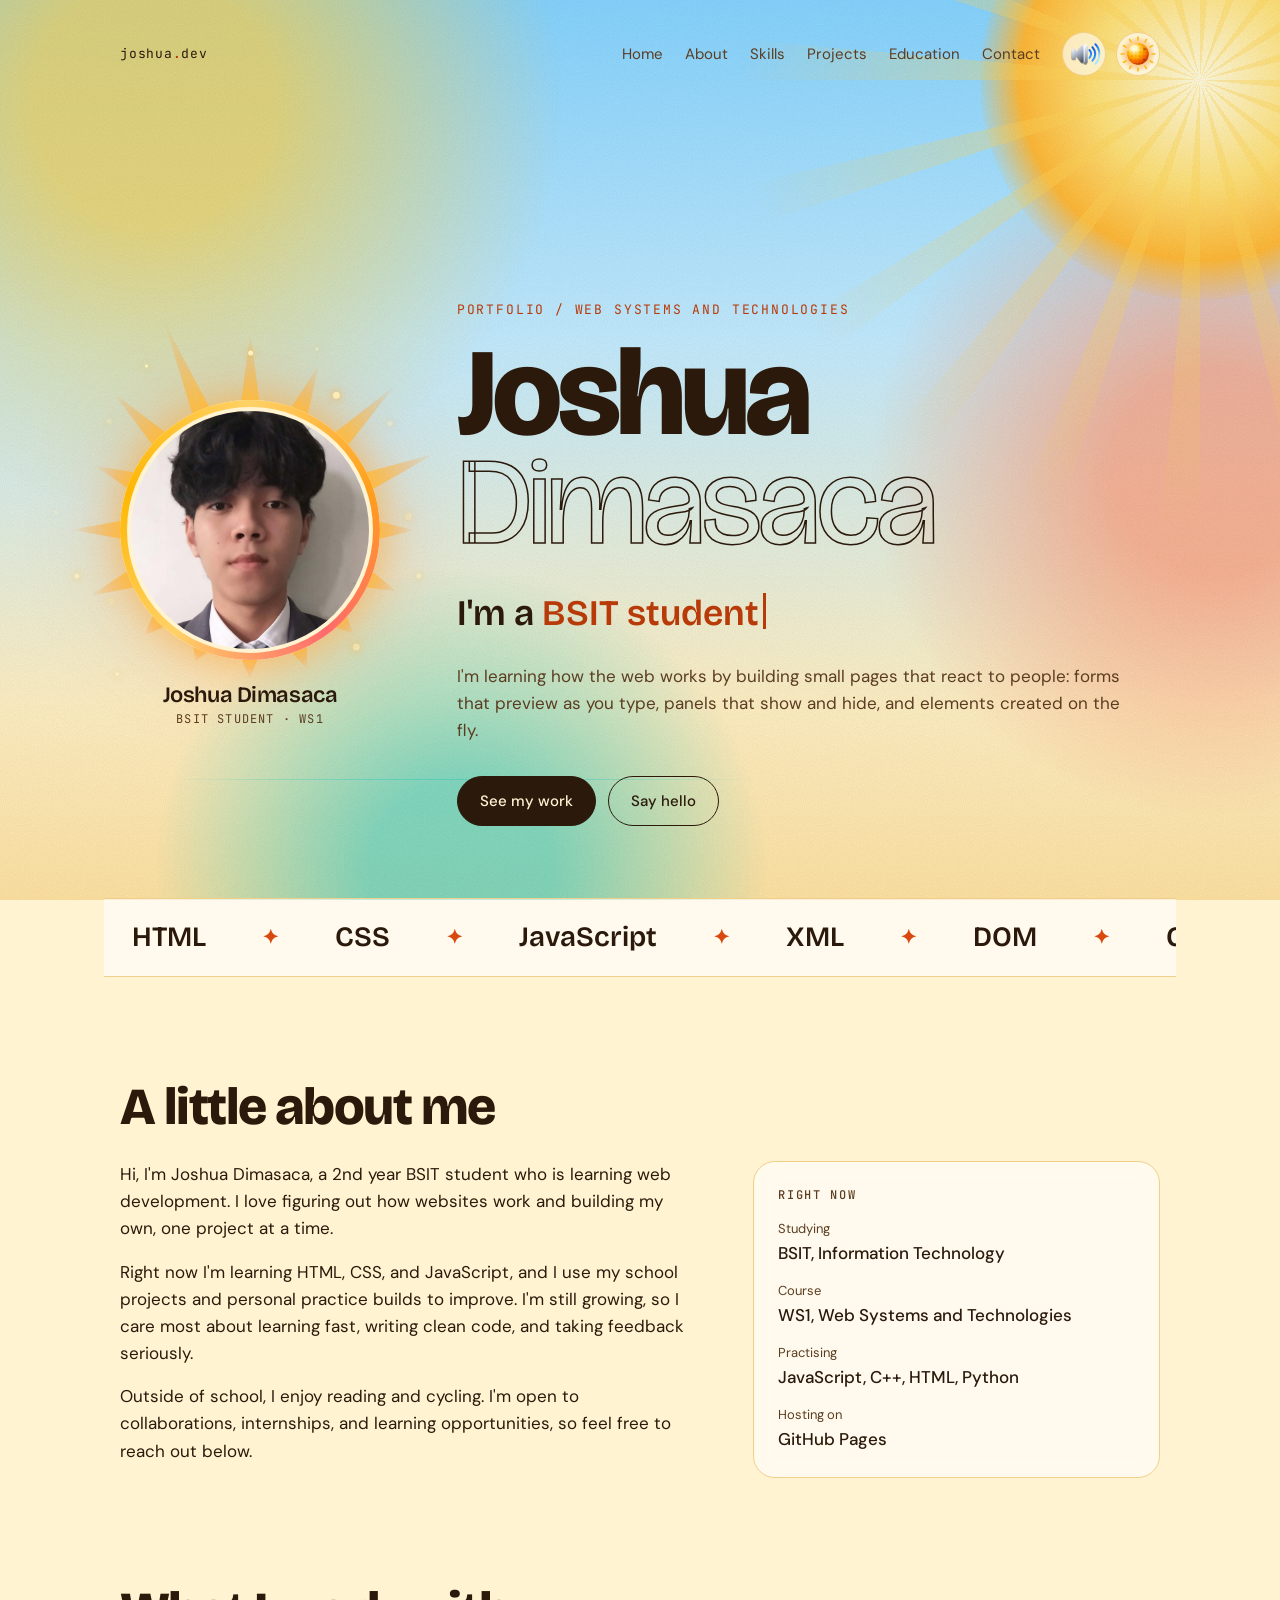
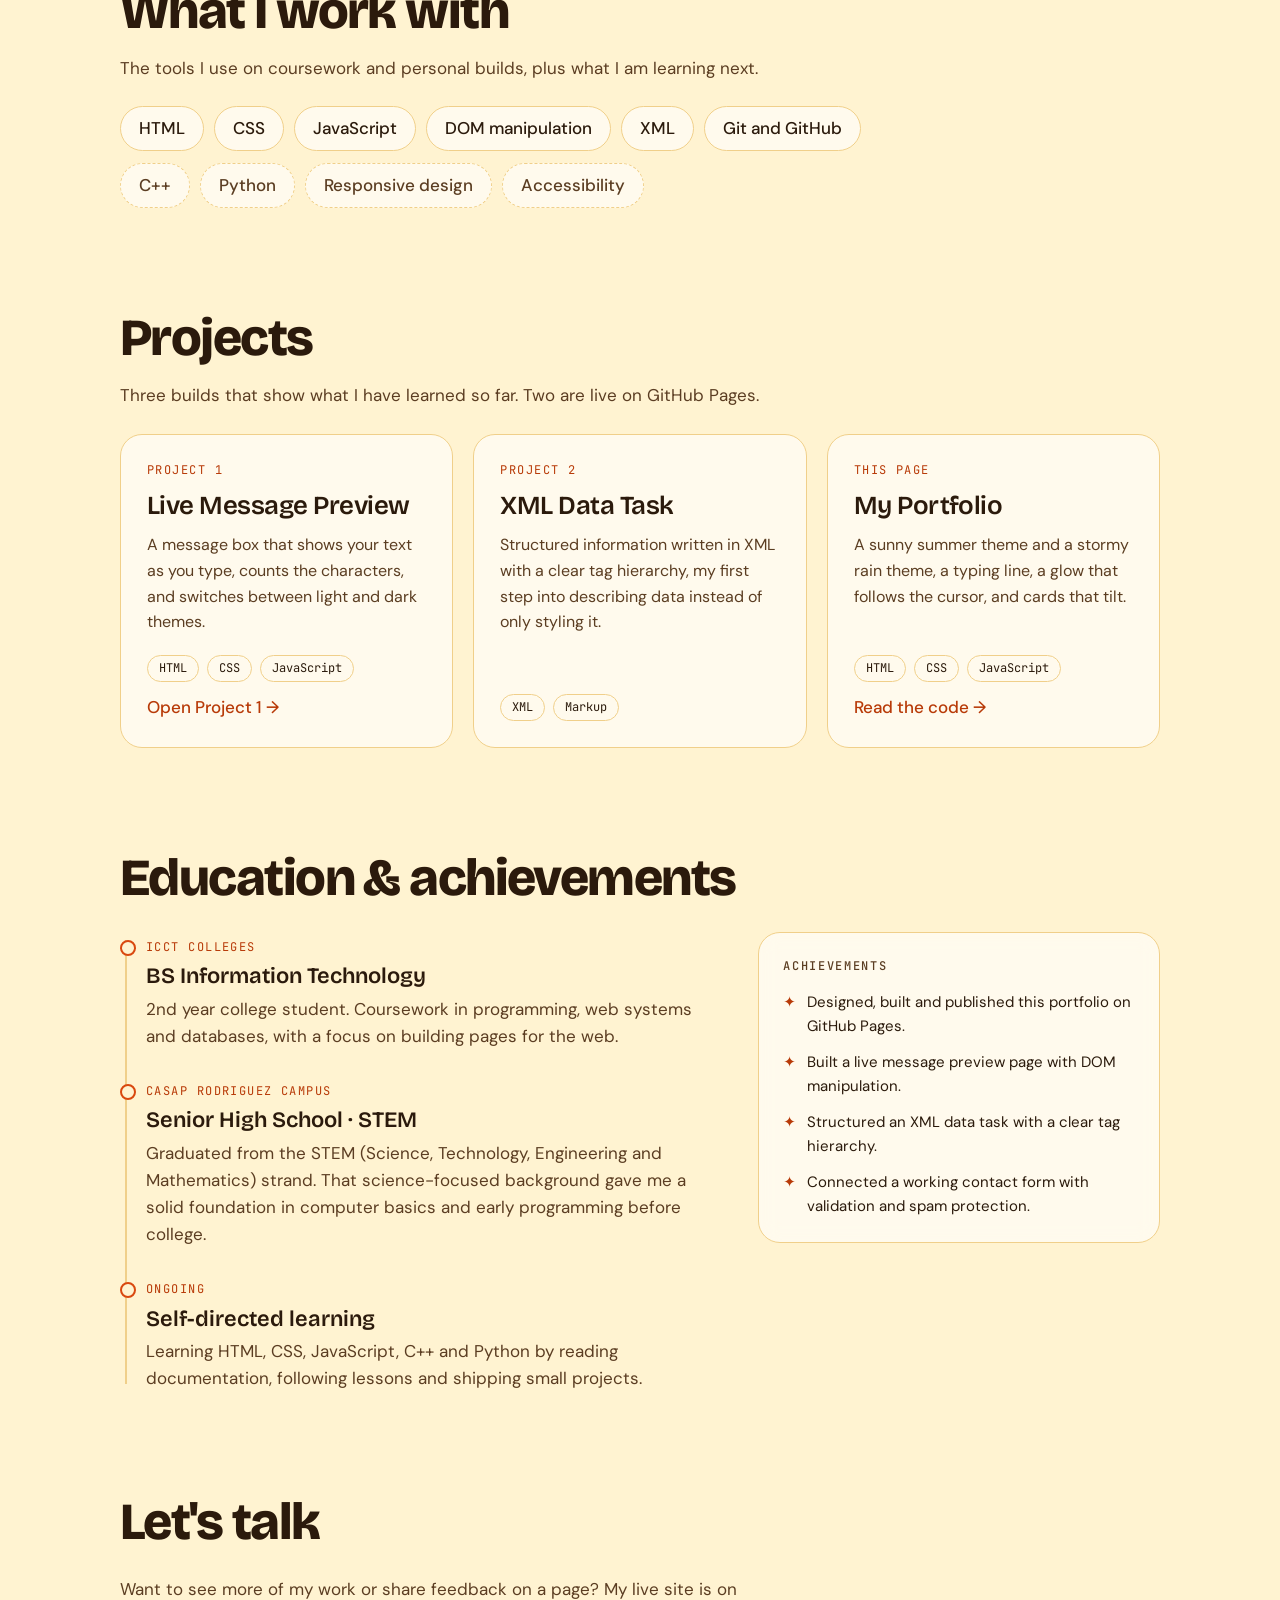
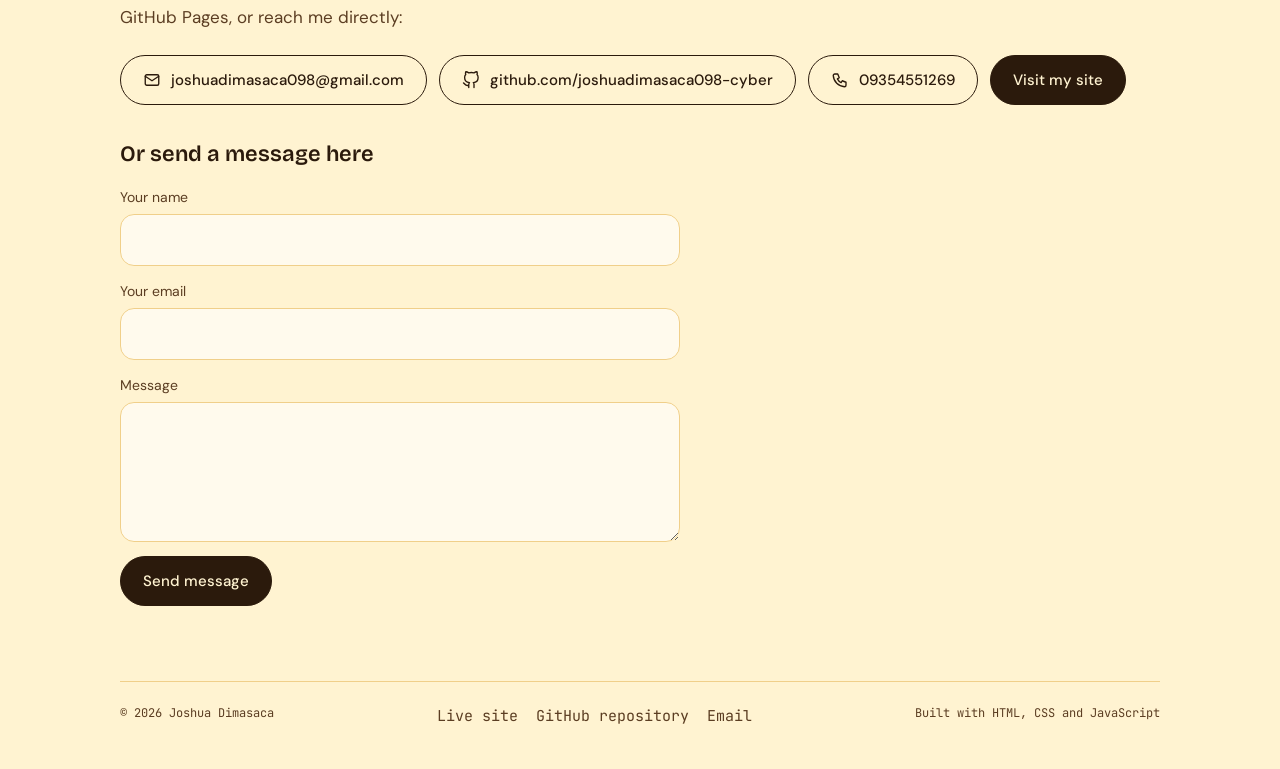
<file: index.html>
<!DOCTYPE html>
<html lang="en">
<head>
<meta charset="utf-8">
<meta name="viewport" content="width=device-width, initial-scale=1, viewport-fit=cover">
<title>Joshua Dimasaca | Portfolio</title>
<meta name="theme-color" content="#0b1020">
<meta property="og:type" content="website">
<meta property="og:title" content="Joshua Dimasaca | Portfolio">
<meta property="og:description" content="BSIT student learning web development with HTML, CSS and JavaScript.">
<meta property="og:image" content="assets/images/portrait.jpg">
<meta name="description" content="Portfolio of Joshua Dimasaca, a BSIT student learning web development with HTML, CSS and JavaScript.">
<link rel="icon" href="data:image/svg+xml,%3Csvg xmlns='http://www.w3.org/2000/svg' viewBox='0 0 100 100'%3E%3Ctext y='.9em' font-size='90'%3E%E2%9A%A1%3C/text%3E%3C/svg%3E">
<link rel="preconnect" href="https://fonts.googleapis.com">
<link rel="preconnect" href="https://fonts.gstatic.com" crossorigin>
<link rel="stylesheet" href="https://fonts.googleapis.com/css2?family=Bricolage+Grotesque:opsz,wght@12..96,400;12..96,600;12..96,800&family=DM+Sans:wght@400;500&family=JetBrains+Mono:wght@400;500&display=swap">
<link rel="preload" as="image" href="assets/images/portrait.jpg">
<link rel="stylesheet" href="assets/css/style.css">
<script>document.documentElement.classList.add('js');try{var t=localStorage.getItem('jd-theme-v2');if(t)document.documentElement.setAttribute('data-theme',t)}catch(e){}</script>
</head>
<body>
<div class="aurora" aria-hidden="true"><div class="blob b1"></div><div class="blob b2"></div><div class="blob b3"></div><div class="sun"></div></div>
<div class="storm" aria-hidden="true"><div class="rain r2"></div><div class="rain r1"></div><div class="flash"></div><div class="flash f2"></div><svg class="bolt bolt1" viewBox="0 0 120 300"><path d="M70 0 L52 70 L74 78 L40 150 L64 158 L28 300 L92 140 L66 132 L98 62 L76 56 Z" style="fill:#fffbe0;stroke:none"/><path class="core" d="M70 0 L52 70 L74 78 L40 150 L64 158 L28 300"/></svg><svg class="bolt bolt2" viewBox="0 0 120 300"><path d="M60 0 L44 60 L66 68 L36 140 L58 148 L30 260 L84 130 L62 122 L90 56 L70 50 Z" style="fill:#fffbe0;stroke:none"/><path class="core" d="M60 0 L44 60 L66 68 L36 140 L58 148 L30 260"/></svg></div>
<div class="grain" aria-hidden="true"></div>
<div class="glow" id="glow" aria-hidden="true"></div>

<a class="skip" href="#main">Skip to content</a>

<div class="wrap">
  <header class="nav">
    <a class="mark" href="#top">joshua<b>.</b>dev</a>
    <button class="nav-toggle" id="nav-toggle" type="button" aria-expanded="false" aria-controls="site-menu" aria-label="Open menu">
      <span class="bars" aria-hidden="true"><span></span><span></span><span></span></span>
    </button>
    <nav id="site-menu" aria-label="Sections">
      <a href="#top">Home</a>
      <a href="#about">About</a>
      <a href="#skills">Skills</a>
      <a href="#work">Projects</a>
      <a href="#education">Education</a>
      <a href="#contact">Contact</a>
      <span class="nav-tools">
        <button class="toggle icon-toggle" id="sound" type="button" aria-pressed="true" aria-label="Mute background sound" title="Mute background sound">
          <svg class="icon icon-sound-on" viewBox="0 0 48 48" aria-hidden="true" focusable="false">
            <defs>
              <linearGradient id="sound-metal" x1="10" y1="12" x2="27" y2="36" gradientUnits="userSpaceOnUse">
                <stop offset="0" stop-color="#fbfdff"/>
                <stop offset=".22" stop-color="#dfe5ee"/>
                <stop offset=".5" stop-color="#9aa5b7"/>
                <stop offset=".75" stop-color="#5d6779"/>
                <stop offset="1" stop-color="#303846"/>
              </linearGradient>
              <linearGradient id="sound-metal-face" x1="23" y1="12" x2="29" y2="36" gradientUnits="userSpaceOnUse">
                <stop offset="0" stop-color="#ffffff"/>
                <stop offset=".4" stop-color="#c3cbd8"/>
                <stop offset="1" stop-color="#6b7588"/>
              </linearGradient>
              <linearGradient id="sound-blue" x1="30" y1="18" x2="40" y2="30" gradientUnits="userSpaceOnUse">
                <stop offset="0" stop-color="#0b5cff"/>
                <stop offset=".55" stop-color="#2f9cff"/>
                <stop offset="1" stop-color="#a6e6ff"/>
              </linearGradient>
              <linearGradient id="sound-blue-far" x1="34" y1="12" x2="45" y2="36" gradientUnits="userSpaceOnUse">
                <stop offset="0" stop-color="#0a49d6"/>
                <stop offset=".55" stop-color="#1e86ff"/>
                <stop offset="1" stop-color="#7dd2ff"/>
              </linearGradient>
              <filter id="sound-shadow" x="-30%" y="-30%" width="160%" height="160%">
                <feDropShadow dx="0" dy="1" stdDeviation=".9" flood-color="#02060d" flood-opacity=".55"/>
              </filter>
            </defs>
            <g class="sound-speaker" filter="url(#sound-shadow)">
              <path d="M8 19.6c0-1.2 1-2.2 2.2-2.2h3.2v13.2h-3.2A2.2 2.2 0 0 1 8 28.4v-8.8Z" fill="url(#sound-metal)"/>
              <path d="M13.7 22.1 20 14a2.2 2.2 0 0 1 3.9 1.4v17.2A2.2 2.2 0 0 1 20 34l-6.3-8.1a2.5 2.5 0 0 1 0-3.8Z" fill="url(#sound-metal)"/>
              <rect x="22.9" y="11.6" width="5.5" height="24.8" rx="2.7" fill="url(#sound-metal-face)"/>
              <rect x="24.1" y="13.4" width="1.1" height="21.2" rx=".5" fill="#fff" opacity=".6"/>
            </g>
            <g fill="none" stroke-linecap="round">
              <path class="sound-wave wave-1" d="M31 19.1a7.3 7.3 0 0 1 0 9.8" stroke="url(#sound-blue)" stroke-width="2.7"/>
              <path class="sound-wave wave-2" d="M34.7 15.4a12.4 12.4 0 0 1 0 17.2" stroke="url(#sound-blue-far)" stroke-width="2.5"/>
              <path class="sound-wave wave-3" d="M38.4 11.7a17.5 17.5 0 0 1 0 24.6" stroke="url(#sound-blue)" stroke-width="2.4"/>
            </g>
          </svg>
          <svg class="icon icon-sound-off" viewBox="0 0 48 48" aria-hidden="true" focusable="false">
            <defs>
              <linearGradient id="sound-off-metal" x1="10" y1="12" x2="27" y2="36" gradientUnits="userSpaceOnUse">
                <stop offset="0" stop-color="#eef2f8"/>
                <stop offset=".24" stop-color="#cfd6e1"/>
                <stop offset=".52" stop-color="#8b95a7"/>
                <stop offset=".78" stop-color="#525c6e"/>
                <stop offset="1" stop-color="#2a313d"/>
              </linearGradient>
              <linearGradient id="sound-off-face" x1="23" y1="12" x2="29" y2="36" gradientUnits="userSpaceOnUse">
                <stop offset="0" stop-color="#f6f9ff"/>
                <stop offset=".45" stop-color="#b3bdcb"/>
                <stop offset="1" stop-color="#5f697b"/>
              </linearGradient>
              <linearGradient id="sound-mute-x" x1="31" y1="18" x2="42" y2="30" gradientUnits="userSpaceOnUse">
                <stop offset="0" stop-color="#9cc9ff"/>
                <stop offset=".5" stop-color="#5a8fe0"/>
                <stop offset="1" stop-color="#355a9c"/>
              </linearGradient>
              <filter id="sound-off-shadow" x="-30%" y="-30%" width="160%" height="160%">
                <feDropShadow dx="0" dy="1" stdDeviation=".9" flood-color="#02060d" flood-opacity=".55"/>
              </filter>
            </defs>
            <g class="sound-speaker" filter="url(#sound-off-shadow)">
              <path d="M8 19.6c0-1.2 1-2.2 2.2-2.2h3.2v13.2h-3.2A2.2 2.2 0 0 1 8 28.4v-8.8Z" fill="url(#sound-off-metal)"/>
              <path d="M13.7 22.1 20 14a2.2 2.2 0 0 1 3.9 1.4v17.2A2.2 2.2 0 0 1 20 34l-6.3-8.1a2.5 2.5 0 0 1 0-3.8Z" fill="url(#sound-off-metal)"/>
              <rect x="22.9" y="11.6" width="5.5" height="24.8" rx="2.7" fill="url(#sound-off-face)"/>
              <rect x="24.1" y="13.4" width="1.1" height="21.2" rx=".5" fill="#fff" opacity=".5"/>
            </g>
            <g class="sound-mute-x" stroke="url(#sound-mute-x)" stroke-width="3" stroke-linecap="round">
              <path d="m32.8 18.6 9.4 10.8"/>
              <path d="m42.2 18.6-9.4 10.8"/>
            </g>
          </svg>
        </button>
        <button class="toggle icon-toggle" id="theme" type="button" aria-label="Switch theme" title="Switch theme">
          <svg class="icon icon-sun" viewBox="0 0 48 48" aria-hidden="true" focusable="false">
            <defs>
              <radialGradient id="sun-body" cx="35%" cy="28%" r="78%">
                <stop offset="0" stop-color="#fffbd6"/>
                <stop offset=".18" stop-color="#ffe66d"/>
                <stop offset=".48" stop-color="#ffab00"/>
                <stop offset=".78" stop-color="#f05a00"/>
                <stop offset="1" stop-color="#a81f00"/>
              </radialGradient>
              <radialGradient id="sun-halo-grad" cx="50%" cy="50%" r="50%">
                <stop offset=".42" stop-color="#ff9d00" stop-opacity=".6"/>
                <stop offset="1" stop-color="#ff6a00" stop-opacity="0"/>
              </radialGradient>
              <radialGradient id="sun-hot" cx="50%" cy="50%" r="50%">
                <stop offset="0" stop-color="#fffde7" stop-opacity=".95"/>
                <stop offset="1" stop-color="#fffde7" stop-opacity="0"/>
              </radialGradient>
              <pattern id="sun-granules" width="5" height="5" patternUnits="userSpaceOnUse">
                <circle cx="1" cy="1.5" r=".8" fill="#9c2500" opacity=".35"/>
                <circle cx="3.6" cy="4" r=".6" fill="#fff1a0" opacity=".3"/>
              </pattern>
              <filter id="sun-soft" x="-40%" y="-40%" width="180%" height="180%">
                <feGaussianBlur stdDeviation=".9"/>
              </filter>
              <clipPath id="sun-clip"><circle cx="24" cy="24" r="14"/></clipPath>
            </defs>
            <circle class="sun-halo" cx="24" cy="24" r="22" fill="url(#sun-halo-grad)"/>
            <g class="sun-rays" stroke="#ffb300" stroke-width="2.2" stroke-linecap="round" opacity=".85">
              <path d="M24 2.7v3.6"/>
              <path d="M24 2.7v3.6" transform="rotate(30 24 24)"/>
              <path d="M24 2.7v3.6" transform="rotate(60 24 24)"/>
              <path d="M24 2.7v3.6" transform="rotate(90 24 24)"/>
              <path d="M24 2.7v3.6" transform="rotate(120 24 24)"/>
              <path d="M24 2.7v3.6" transform="rotate(150 24 24)"/>
              <path d="M24 2.7v3.6" transform="rotate(180 24 24)"/>
              <path d="M24 2.7v3.6" transform="rotate(210 24 24)"/>
              <path d="M24 2.7v3.6" transform="rotate(240 24 24)"/>
              <path d="M24 2.7v3.6" transform="rotate(270 24 24)"/>
              <path d="M24 2.7v3.6" transform="rotate(300 24 24)"/>
              <path d="M24 2.7v3.6" transform="rotate(330 24 24)"/>
            </g>
            <g clip-path="url(#sun-clip)">
              <circle cx="24" cy="24" r="14" fill="url(#sun-body)"/>
              <circle cx="24" cy="24" r="14" fill="url(#sun-granules)"/>
              <ellipse cx="19" cy="17" rx="9" ry="7" fill="url(#sun-hot)"/>
              <g class="sun-surface" fill="none" stroke-linecap="round">
                <path d="M12 18c2-2 5-3 8-2" stroke="#fff2a0" stroke-width="1" opacity=".55"/>
                <path d="M27 14c2 1 3 3 3 5" stroke="#ffdf6b" stroke-width=".8" opacity=".45"/>
                <path d="M20 27c1.5 1 3 1.2 4.5 1" stroke="#ffe36e" stroke-width=".8" opacity=".35"/>
              </g>
              <ellipse cx="32.5" cy="18" rx="2.2" ry="1.4" fill="#7c1a00" opacity=".45" filter="url(#sun-soft)"/>
              <ellipse cx="32" cy="31" rx="1.8" ry="1.2" fill="#7c1a00" opacity=".35" filter="url(#sun-soft)"/>
            </g>
            <circle cx="24" cy="24" r="14" fill="none" stroke="#ffdf7a" stroke-width=".7" opacity=".5"/>
            <ellipse class="sun-flare" cx="18.5" cy="16" rx="4.5" ry="2.6" fill="#fffbe0" opacity=".45" filter="url(#sun-soft)" transform="rotate(-28 18.5 16)"/>
          </svg>
          <svg class="icon icon-storm" viewBox="0 0 48 48" aria-hidden="true" focusable="false">
            <defs>
              <linearGradient id="cloud-grad" x1="0" y1="0" x2="0" y2="1">
                <stop offset="0" stop-color="#ffffff"/>
                <stop offset=".32" stop-color="#e3ebf7"/>
                <stop offset=".68" stop-color="#93a3bb"/>
                <stop offset="1" stop-color="#48566d"/>
              </linearGradient>
              <radialGradient id="storm-glow-grad" cx="50%" cy="50%" r="50%">
                <stop offset="0" stop-color="#8fd8ff" stop-opacity=".7"/>
                <stop offset="1" stop-color="#3d8bff" stop-opacity="0"/>
              </radialGradient>
              <filter id="cloud-shadow" x="-20%" y="-20%" width="140%" height="160%">
                <feDropShadow dx="0" dy="2" stdDeviation="1.4" flood-color="#07101f" flood-opacity=".55"/>
              </filter>
              <filter id="storm-blur" x="-40%" y="-40%" width="180%" height="180%">
                <feGaussianBlur stdDeviation="1.1"/>
              </filter>
            </defs>
            <ellipse class="storm-glow" cx="24" cy="32" rx="16" ry="12" fill="url(#storm-glow-grad)"/>
            <g class="storm-cloud" filter="url(#cloud-shadow)">
              <path d="M12 30c-4 0-6.5-2.5-6.5-6 0-3.3 2.4-5.8 5.6-6 .7-4.3 4.4-7.5 8.8-7.5 3.3 0 6.2 1.8 7.8 4.5 1.3-1.3 3.1-2.1 5.1-2.1 4 0 7.2 3.2 7.2 7.2 2.8.3 5 2.7 5 5.6 0 3.1-2.5 5.6-5.6 5.6H12Z" fill="url(#cloud-grad)"/>
              <ellipse cx="24" cy="28.5" rx="15.5" ry="3" fill="#263143" opacity=".4" filter="url(#storm-blur)"/>
              <ellipse cx="17" cy="16" rx="4.2" ry="2.6" fill="#fff" opacity=".35" filter="url(#storm-blur)"/>
              <ellipse cx="30" cy="14" rx="3.6" ry="2.2" fill="#fff" opacity=".22" filter="url(#storm-blur)"/>
            </g>
            <g class="rain" stroke="#9bc9ff" stroke-width="1.5" stroke-linecap="round">
              <line x1="12.5" y1="33" x2="11.5" y2="38"/>
              <line x1="19.5" y1="34" x2="18.5" y2="40"/>
              <line x1="30.5" y1="34" x2="29.5" y2="40"/>
              <line x1="37.5" y1="33" x2="36.5" y2="38"/>
            </g>
            <g class="bolt bolt-a" fill="#fff8c9" stroke="#bfe9ff" stroke-width=".8" stroke-linejoin="round">
              <path d="M25 28.5l-5.5 8h3.6l-3.1 7.5 8.4-9.2h-4l3.3-6.3z"/>
            </g>
            <g class="bolt bolt-b" fill="#dff4ff" stroke="#9fdcff" stroke-width=".7" stroke-linejoin="round" opacity=".7">
              <path d="M15 30l-3.5 5.5h2.3L11 41l5.5-6.2h-2.6l2.2-4.8z"/>
            </g>
          </svg>
        </button>
      </span>
    </nav>
  </header>

  <main id="main" tabindex="-1">
    <section id="home" aria-label="Introduction">
    <div class="hero" id="top">
      <div class="hero-text">
      <p class="eyebrow">Portfolio / Web Systems and Technologies</p>
      <h1><span>Joshua</span><span class="l2">Dimasaca</span></h1>
      <p class="typed" aria-live="off">I'm a <span id="role">BSIT student</span><span class="caret" aria-hidden="true"></span></p>
      <p class="lede">I'm learning how the web works by building small pages that react to people: forms that preview as you type, panels that show and hide, and elements created on the fly.</p>
      <div class="cta">
        <a class="btn solid" href="#work">See my work</a>
        <a class="btn ghost" href="#contact">Say hello</a>
      </div>
      </div>
      <figure class="portrait">
        <div class="fxbox"><canvas id="fx" class="fx" aria-hidden="true"></canvas><div class="frame"><img src="assets/images/portrait.jpg" alt="Portrait of Joshua Dimasaca in a gray suit and navy tie" width="717" height="900"></div></div>
        <figcaption>Joshua Dimasaca<small>BSIT student &middot; WS1</small></figcaption>
      </figure>
    </div>
    </section>

    <div class="marquee" aria-hidden="true">
      <div class="track">
        <span>HTML</span><span>CSS</span><span>JavaScript</span><span>XML</span><span>DOM</span><span>GitHub Pages</span>
        <span>HTML</span><span>CSS</span><span>JavaScript</span><span>XML</span><span>DOM</span><span>GitHub Pages</span>
      </div>
    </div>

    <section id="about" class="rv">
      <h2>A little about me</h2>
      <div class="about">
        <div>
          <p>Hi, I'm Joshua Dimasaca, a 2nd year BSIT student who is learning web development. I love figuring out how websites work and building my own, one project at a time.</p>
          <p>Right now I'm learning HTML, CSS, and JavaScript, and I use my school projects and personal practice builds to improve. I'm still growing, so I care most about learning fast, writing clean code, and taking feedback seriously.</p>
          <p>Outside of school, I enjoy reading and cycling. I'm open to collaborations, internships, and learning opportunities, so feel free to reach out below.</p>
        </div>
        <aside class="panel" aria-label="Quick facts">
          <h3>Right now</h3>
          <dl>
            <div><dt>Studying</dt><dd>BSIT, Information Technology</dd></div>
            <div><dt>Course</dt><dd>WS1, Web Systems and Technologies</dd></div>
            <div><dt>Practising</dt><dd>JavaScript, C++, HTML, Python</dd></div>
            <div><dt>Hosting on</dt><dd>GitHub Pages</dd></div>
          </dl>
        </aside>
      </div>
    </section>

    <section id="skills" class="rv">
      <h2>What I work with</h2>
      <p class="section-note">The tools I use on coursework and personal builds, plus what I am learning next.</p>
      <ul class="chips" aria-label="Skills I use">
        <li>HTML</li><li>CSS</li><li>JavaScript</li><li>DOM manipulation</li><li>XML</li><li>Git and GitHub</li>
      </ul>
      <ul class="chips chips-learning" aria-label="Skills I am learning">
        <li>C++</li><li>Python</li><li>Responsive design</li><li>Accessibility</li>
      </ul>
    </section>

    <section id="work" class="rv">
      <h2>Projects</h2>
      <p class="section-note">Three builds that show what I have learned so far. Two are live on GitHub Pages.</p>
      <div class="cards">
        <a class="card tilt" href="projects/live-message-preview.html">
          <span class="when">Project 1</span>
          <h3>Live Message Preview</h3>
          <p>A message box that shows your text as you type, counts the characters, and switches between light and dark themes.</p>
          <ul class="tags"><li>HTML</li><li>CSS</li><li>JavaScript</li></ul>
          <span class="go">Open Project 1 &rarr;</span>
        </a>
        <div class="card tilt">
          <span class="when">Project 2</span>
          <h3>XML Data Task</h3>
          <p>Structured information written in XML with a clear tag hierarchy, my first step into describing data instead of only styling it.</p>
          <ul class="tags"><li>XML</li><li>Markup</li></ul>
        </div>
        <a class="card tilt" href="https://github.com/joshuadimasaca098-cyber/My_Personal_Portfolio." target="_blank" rel="noopener">
          <span class="when">This page</span>
          <h3>My Portfolio</h3>
          <p>A sunny summer theme and a stormy rain theme, a typing line, a glow that follows the cursor, and cards that tilt.</p>
          <ul class="tags"><li>HTML</li><li>CSS</li><li>JavaScript</li></ul>
          <span class="go">Read the code &rarr;</span>
        </a>
      </div>
    </section>

    <section id="education" class="rv">
      <h2>Education &amp; achievements</h2>
      <div class="edu">
        <ol class="timeline">
          <li>
            <span class="when">ICCT Colleges</span>
            <h3>BS Information Technology</h3>
            <p>2nd year college student. Coursework in programming, web systems and databases, with a focus on building pages for the web.</p>
          </li>
          <li>
            <span class="when">CASAP Rodriguez Campus</span>
            <h3>Senior High School &middot; STEM</h3>
            <p>Graduated from the STEM (Science, Technology, Engineering and Mathematics) strand. That science-focused background gave me a solid foundation in computer basics and early programming before college.</p>
          </li>
          <li>
            <span class="when">Ongoing</span>
            <h3>Self-directed learning</h3>
            <p>Learning HTML, CSS, JavaScript, C++ and Python by reading documentation, following lessons and shipping small projects.</p>
          </li>
        </ol>
        <aside class="panel achievements" aria-labelledby="achievements-title">
          <h3 id="achievements-title">Achievements</h3>
          <ul>
            <li>Designed, built and published this portfolio on GitHub Pages.</li>
            <li>Built a live message preview page with DOM manipulation.</li>
            <li>Structured an XML data task with a clear tag hierarchy.</li>
            <li>Connected a working contact form with validation and spam protection.</li>
          </ul>
        </aside>
      </div>
    </section>

    <section id="contact" class="contact rv">
      <h2>Let's talk</h2>
      <p>Want to see more of my work or share feedback on a page? My live site is on GitHub Pages, or reach me directly:</p>
      <div class="cta" style="margin-top:0">
        <a class="btn ghost contact-btn" href="mailto:joshuadimasaca098@gmail.com"><svg viewBox="0 0 24 24" aria-hidden="true"><rect x="3" y="5" width="18" height="14" rx="2"/><path d="m3 7 9 6 9-6"/></svg>joshuadimasaca098@gmail.com</a>
        <a class="btn ghost contact-btn" href="https://github.com/joshuadimasaca098-cyber" target="_blank" rel="noopener"><svg viewBox="0 0 24 24" aria-hidden="true"><path d="M9 19c-5 1.5-5-2.5-7-3m14 6v-3.87a3.37 3.37 0 0 0-.94-2.61c3.14-.35 6.44-1.54 6.44-7A5.44 5.44 0 0 0 20 4.77 5.07 5.07 0 0 0 19.91 1S18.73.65 16 2.48a13.38 13.38 0 0 0-7 0C6.27.65 5.09 1 5.09 1A5.07 5.07 0 0 0 5 4.77a5.44 5.44 0 0 0-1.5 3.78c0 5.42 3.3 6.61 6.44 7A3.37 3.37 0 0 0 9 18.13V22"/></svg>github.com/joshuadimasaca098-cyber</a>
        <a class="btn ghost contact-btn" href="tel:09354551269"><svg viewBox="0 0 24 24" aria-hidden="true"><path d="M5 4h4l2 5-2.500 1.500a11 11 0 0 0 5 5L15 13l5 2v4a2 2 0 0 1-2 2A16 16 0 0 1 3 6a2 2 0 0 1 2-2Z"/></svg>09354551269</a>
        <a class="btn solid" href="https://joshuadimasaca098-cyber.github.io/joshua/" target="_blank" rel="noopener">Visit my site</a>
      </div>
      <!-- Messages are delivered by Formspree (form id: meaakvbg). To use another
           form, replace the action with its https://formspree.io/f/<id> URL. -->
      <form class="contact-form" id="contact-form" action="https://formspree.io/f/meaakvbg" method="POST" accept-charset="UTF-8">
        <h3>Or send a message here</h3>
        <label>Your name<input type="text" name="name" autocomplete="name" maxlength="80" required></label>
        <label>Your email<input type="email" name="email" autocomplete="email" maxlength="120" required></label>
        <label>Message<textarea name="message" maxlength="2000" required></textarea></label>
        <input type="hidden" name="_subject" value="New message from your portfolio">
        <div class="hp" aria-hidden="true">
          <label>Leave this empty<input type="text" name="_gotcha" tabindex="-1" autocomplete="off"></label>
          <label>Leave this empty<input type="text" name="_honey" tabindex="-1" autocomplete="off"></label>
        </div>
        <button class="btn solid" type="submit">Send message</button>
        <p class="form-status" id="form-status" role="status" aria-live="polite"></p>
      </form>
    </section>
  </main>

  <footer>
    <span>&copy; <span id="yr">2026</span> Joshua Dimasaca</span>
    <nav class="foot-links" aria-label="Public links">
      <a href="https://joshuadimasaca098-cyber.github.io/My_Personal_Portfolio./">Live site</a>
      <a href="https://github.com/joshuadimasaca098-cyber/My_Personal_Portfolio.">GitHub repository</a>
      <a href="mailto:joshuadimasaca098@gmail.com">Email</a>
    </nav>
    <span>Built with HTML, CSS and JavaScript</span>
  </footer>
</div>

<script src="assets/js/script.js" defer></script>
</body>
</html>
</file>
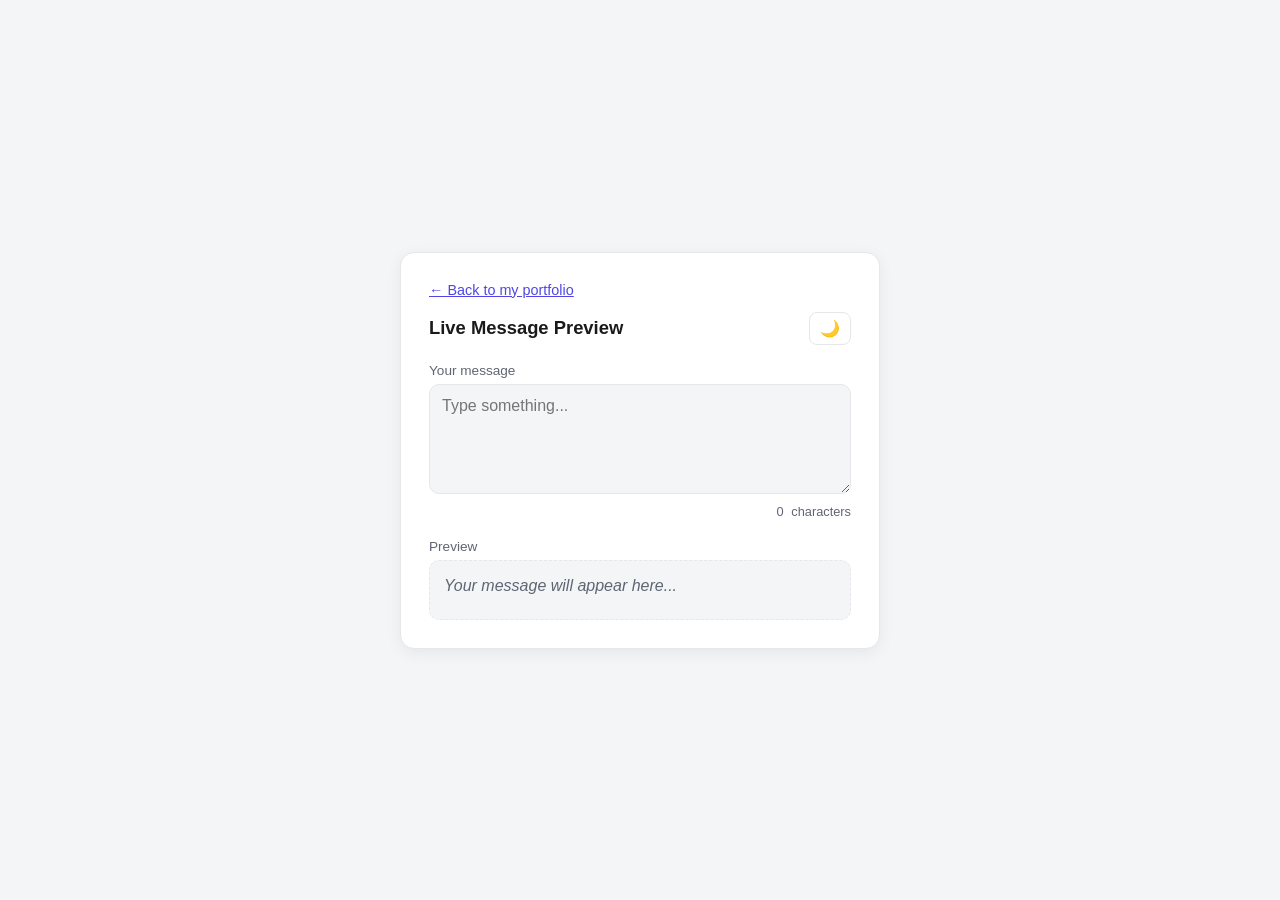
<file: projects/live-message-preview.html>
<!DOCTYPE html>
<html lang="en">
<head>
<meta charset="UTF-8">
<meta name="viewport" content="width=device-width, initial-scale=1, viewport-fit=cover">
<meta name="description" content="A live message preview built with HTML, CSS and JavaScript. Type a message to see it update instantly, with a character counter and light/dark theme toggle.">
<title>Live Message Preview</title>
<style>
  :root {
    --bg: #f4f5f7;
    --card: #ffffff;
    --text: #1a1a1a;
    --muted: #5f6673;
    --accent: #4f46e5;
    --accent-text: #ffffff;
    --border: #e5e7eb;
    box-sizing: border-box;
    padding-top: env(safe-area-inset-top, 0px);
    padding-bottom: env(safe-area-inset-bottom, 0px);
  }
  :root[data-theme="dark"] {
    --bg: #14151a;
    --card: #1f2128;
    --text: #f2f2f2;
    --muted: #9aa0ab;
    --accent: #818cf8;
    --accent-text: #14151a;
    --border: #33353d;
  }
  * { box-sizing: border-box; }
  html, body {
    height: 100%;
    margin: 0;
  }
  body {
    background: var(--bg);
    color: var(--text);
    font-family: -apple-system, BlinkMacSystemFont, "Segoe UI", Roboto, sans-serif;
    display: flex;
    align-items: center;
    justify-content: center;
    padding: 24px;
    transition: background 0.2s ease, color 0.2s ease;
  }
  .card {
    background: var(--card);
    border: 1px solid var(--border);
    border-radius: 14px;
    padding: 28px;
    width: 100%;
    max-width: 480px;
    box-shadow: 0 4px 16px rgba(0,0,0,0.06);
    transition: background 0.2s ease, border-color 0.2s ease;
  }
  .card-header {
    display: flex;
    align-items: center;
    justify-content: space-between;
    margin-bottom: 18px;
  }
  h1 {
    font-size: 1.15rem;
    margin: 0;
  }
  button#themeToggle {
    background: none;
    border: 1px solid var(--border);
    color: var(--text);
    border-radius: 8px;
    padding: 6px 10px;
    font-size: 1rem;
    cursor: pointer;
  }
  label, .field-label {
    display: block;
    font-size: 0.85rem;
    color: var(--muted);
    margin-bottom: 6px;
  }
  textarea {
    width: 100%;
    min-height: 110px;
    resize: vertical;
    background: var(--bg);
    color: var(--text);
    border: 1px solid var(--border);
    border-radius: 10px;
    padding: 12px;
    font-size: 1rem;
    font-family: inherit;
  }
  .count-row {
    display: flex;
    justify-content: flex-end;
    gap: 4px;
    font-size: 0.8rem;
    color: var(--muted);
    margin-top: 6px;
  }
  .preview-label {
    margin-top: 20px;
  }
  .preview {
    background: var(--bg);
    border: 1px dashed var(--border);
    border-radius: 10px;
    padding: 14px;
    min-height: 60px;
    white-space: pre-wrap;
    word-wrap: break-word;
    font-size: 1rem;
    line-height: 1.4;
  }
  .back-link {
    display: inline-block;
    margin-bottom: 14px;
    color: var(--accent);
    font-size: 0.9rem;
  }
  :focus-visible {
    outline: 3px solid var(--accent);
    outline-offset: 2px;
  }
  .sr-only {
    position: absolute;
    width: 1px;
    height: 1px;
    overflow: hidden;
    clip: rect(0 0 0 0);
    white-space: nowrap;
  }
  .preview.empty {
    color: var(--muted);
    font-style: italic;
  }
</style>
</head>
<body>
  <main class="card">
    <a class="back-link" href="../index.html#work">&larr; Back to my portfolio</a>
    <div class="card-header">
      <h1>Live Message Preview</h1>
      <button id="themeToggle" type="button" aria-label="Switch to dark theme"><span aria-hidden="true">🌙</span></button>
    </div>

    <label for="messageInput">Your message</label>
    <textarea id="messageInput" placeholder="Type something..."></textarea>
    <div class="count-row" aria-live="polite"><span id="charCount">0</span>&nbsp;characters</div>

    <div class="preview-label">
      <span class="field-label" id="previewLabel">Preview</span>
      <div id="previewBox" class="preview empty" role="status" aria-live="polite">Your message will appear here...</div>
    </div>
  </main>

<script>
  const input = document.getElementById('messageInput');
  const charCount = document.getElementById('charCount');
  const previewBox = document.getElementById('previewBox');
  const themeToggle = document.getElementById('themeToggle');
  const root = document.documentElement;

  function updatePreview() {
    const text = input.value;
    charCount.textContent = text.length;

    if (text.trim() === '') {
      previewBox.textContent = 'Your message will appear here...';
      previewBox.classList.add('empty');
    } else {
      previewBox.textContent = text;
      previewBox.classList.remove('empty');
    }
  }

  input.addEventListener('input', updatePreview);

  function setTheme(dark) {
    if (dark) root.setAttribute('data-theme', 'dark');
    else root.removeAttribute('data-theme');
    themeToggle.firstElementChild.textContent = dark ? '☀️' : '🌙';
    themeToggle.setAttribute('aria-label', dark ? 'Switch to light theme' : 'Switch to dark theme');
  }

  themeToggle.addEventListener('click', () => {
    setTheme(root.getAttribute('data-theme') !== 'dark');
  });

  // Respect system preference on load
  setTheme(!!(window.matchMedia && window.matchMedia('(prefers-color-scheme: dark)').matches));

  updatePreview();
</script>
</body>
</html>
</file>
<file: assets/css/style.css>
/* Layout: left-aligned editorial column over a drifting pastel sky; one big name, quiet everything else. */
:root {
  --bg: #151b2b;
  --fg: #eef2fb;
  --muted: #b7c0d8;
  --line: #3a4560;
  --surface: rgba(255, 255, 255, 0.08);
  --accent: #5470f0;
  --accent-ink: #a9c0ff;
  --err: #ff9b9b;
  --blob1: #343e58;
  --blob2: #4a5675;
  --blob3: #262e46;
  --blob-opacity: 0.9;
  --sky: linear-gradient(180deg, #0c111c 0%, #1b2336 45%, #2c374f 100%);
  color-scheme: dark;
  --storm: 1;
  --summer: 0;
  --ring: conic-gradient(#8fe3ff, #6c7bff, #c4b5fd, #6c7bff, #8fe3ff);
  --ring-glow: 0 0 36px rgba(108, 123, 255, 0.55), 0 24px 60px rgba(10, 20, 70, 0.5);
  --font-display: "Bricolage Grotesque", "Helvetica Neue", Arial, sans-serif;
  --font-body: "DM Sans", system-ui, -apple-system, "Segoe UI", sans-serif;
  --font-mono: "JetBrains Mono", ui-monospace, "SF Mono", Menlo, monospace;
}
@media (prefers-color-scheme: light) {
  :root:not([data-theme="dark"]) {
    --bg: #fff3d1; --fg: #2b1a0c; --muted: #5b3d22; --line: #f0cf8a;
    --surface: rgba(255, 255, 255, 0.6);
    --accent: #d9480f; --accent-ink: #b83a08; --err: #b3261e;
    --blob1: #ffd24a; --blob2: #ff9a76; --blob3: #4fd1c5; --blob-opacity: 0.7;
    --sky: linear-gradient(180deg, #86d4ff 0%, #c4ecff 38%, #fff0c4 78%, #ffe3a3 100%); --storm: 0; --summer: 1;
    --ring: conic-gradient(#ffd166, #ff9f1c, #ff6b6b, #ffd166, #ffb703, #ffd166); --ring-glow: 0 0 40px rgba(255, 170, 40, 0.6), 0 0 90px rgba(255, 120, 60, 0.35);
    color-scheme: light;
  }
}
:root[data-theme="light"] {
  --bg: #fff3d1; --fg: #2b1a0c; --muted: #5b3d22; --line: #f0cf8a;
  --surface: rgba(255, 255, 255, 0.6);
  --accent: #d9480f; --accent-ink: #b83a08; --err: #b3261e;
  --blob1: #ffd24a; --blob2: #ff9a76; --blob3: #4fd1c5; --blob-opacity: 0.7;
  --sky: linear-gradient(180deg, #86d4ff 0%, #c4ecff 38%, #fff0c4 78%, #ffe3a3 100%); --storm: 0; --summer: 1;
  --ring: conic-gradient(#ffd166, #ff9f1c, #ff6b6b, #ffd166, #ffb703, #ffd166); --ring-glow: 0 0 40px rgba(255, 170, 40, 0.6), 0 0 90px rgba(255, 120, 60, 0.35);
  color-scheme: light;
}

* { box-sizing: border-box; }
html { scroll-behavior: smooth; }
body {
  background: var(--bg);
  color: var(--fg);
  font-family: var(--font-body);
  font-size: 17px;
  line-height: 1.6;
  padding-left: max(16px, env(safe-area-inset-left, 0px));
  padding-right: max(16px, env(safe-area-inset-right, 0px));
  padding-block: 0;
  overflow-x: hidden;
  position: relative;
}
a { color: inherit; }
:focus-visible { outline: 2px solid var(--accent-ink); outline-offset: 3px; border-radius: 6px; }

/* skip link: first thing a keyboard user reaches */
.skip {
  position: absolute; left: 16px; top: 8px; z-index: 60;
  padding: 10px 18px; border-radius: 999px;
  background: var(--fg); color: var(--bg); font-weight: 500; text-decoration: none;
  transform: translateY(-200%);
}
.skip:focus { transform: none; }

/* aurora */
.aurora { position: fixed; inset: 0; z-index: 0; overflow: hidden; pointer-events: none; background: var(--sky); }
.blob {
  position: absolute; border-radius: 50%; opacity: var(--blob-opacity);
  will-change: transform; contain: strict;
}
.b1 { width: 64vmax; height: 64vmax; background: radial-gradient(closest-side, var(--blob1) 30%, transparent 100%); top: -24vmax; left: -20vmax; animation: drift1 26s ease-in-out infinite alternate; }
.b2 { width: 54vmax; height: 54vmax; background: radial-gradient(closest-side, var(--blob2) 30%, transparent 100%); top: 14vh; right: -22vmax; animation: drift2 31s ease-in-out infinite alternate; }
.b3 { width: 48vmax; height: 48vmax; background: radial-gradient(closest-side, var(--blob3) 30%, transparent 100%); bottom: -22vmax; left: 12vw; animation: drift3 36s ease-in-out infinite alternate; }
@keyframes drift1 { to { transform: translate3d(18vmax, 14vmax, 0) scale(1.15); } }
@keyframes drift2 { to { transform: translate3d(-16vmax, 10vmax, 0) scale(0.9); } }
@keyframes drift3 { to { transform: translate3d(14vmax, -12vmax, 0) scale(1.2); } }

/* summer sun (summer theme only) */
.sun { position: absolute; top: -140px; right: -140px; width: 440px; height: 440px; border-radius: 50%; opacity: var(--summer); background: radial-gradient(circle, #fffbe0 0%, #ffe27a 34%, #ffb938 58%, rgba(255, 185, 56, 0) 72%); }
.sun::before { content: ""; position: absolute; inset: -70%; border-radius: 50%; background: repeating-conic-gradient(from 0deg, rgba(255, 214, 90, 0.38) 0deg 5deg, transparent 5deg 18deg); -webkit-mask: radial-gradient(circle, #000 22%, transparent 62%); mask: radial-gradient(circle, #000 22%, transparent 62%); animation: spin 70s linear infinite; }
/* dark rain clouds with lightning (light theme only) */
.storm { position: fixed; inset: 0; z-index: 1; pointer-events: none; opacity: var(--storm); overflow: hidden; }
.rain { position: absolute; left: 0; right: 0; top: -240px; bottom: 0; background-repeat: repeat; animation: fall 0.7s linear infinite; opacity: 0.5; will-change: transform; }
.rain.r1 { background-image: url("data:image/svg+xml;utf8,<svg xmlns='http://www.w3.org/2000/svg' width='240' height='240'><g stroke='%23cfdcff' stroke-width='1.2' stroke-linecap='round' opacity='0.7'><path d='M20 10 L14 40'/><path d='M80 90 L74 122'/><path d='M150 30 L144 60'/><path d='M200 150 L194 182'/><path d='M50 170 L44 200'/><path d='M120 200 L114 230'/></g></svg>"); background-size: 240px 240px; }
.rain.r2 { background-image: url("data:image/svg+xml;utf8,<svg xmlns='http://www.w3.org/2000/svg' width='160' height='160'><g stroke='%23b4c6f5' stroke-width='0.9' stroke-linecap='round' opacity='0.55'><path d='M30 20 L26 40'/><path d='M100 70 L96 92'/><path d='M140 120 L136 142'/><path d='M60 130 L56 150'/></g></svg>"); background-size: 160px 160px; animation: fall2 0.75s linear infinite; opacity: 0.4; }
@keyframes fall { to { transform: translate3d(0, 240px, 0); } }
@keyframes fall2 { to { transform: translate3d(0, 160px, 0); } }
.flash { position: absolute; inset: 0; opacity: 0; background: radial-gradient(ellipse at 78% 8%, rgba(255,255,255,0.95) 0%, rgba(214,226,255,0.65) 30%, rgba(255,255,255,0) 70%); animation: flash 9s infinite; will-change: opacity; }
.flash.f2 { background: radial-gradient(ellipse at 14% 4%, rgba(255,255,255,0.9) 0%, rgba(214,226,255,0.6) 28%, rgba(255,255,255,0) 68%); animation-duration: 13s; animation-delay: 4s; }
.bolt { position: absolute; top: -2vh; height: min(62vh, 520px); width: auto; opacity: 0; filter: drop-shadow(0 0 6px #fff) drop-shadow(0 0 18px #9db4ff) drop-shadow(0 0 34px #6d4dff); animation: flash 9s infinite; will-change: opacity; }
.bolt.bolt1 { right: 9vw; }
.bolt.bolt2 { left: 6vw; height: min(48vh, 400px); animation-duration: 13s; animation-delay: 4s; }
.bolt path { fill: none; stroke: #fffbe0; stroke-width: 3; stroke-linejoin: round; stroke-linecap: round; }
.bolt path.core { stroke: #fff; stroke-width: 1.4; }
@keyframes flash { 0%, 6%, 100% { opacity: 0; } 7% { opacity: 1; } 9% { opacity: 0.15; } 11% { opacity: 0.95; } 14% { opacity: 0.25; } 22% { opacity: 0; } }
.grain {
  position: fixed; inset: 0; z-index: 1; pointer-events: none; opacity: 0.07;
  background-image: url("data:image/svg+xml;utf8,<svg xmlns='http://www.w3.org/2000/svg' width='160' height='160'><filter id='n'><feTurbulence type='fractalNoise' baseFrequency='0.9' numOctaves='2' stitchTiles='stitch'/><feColorMatrix values='0 0 0 0 0  0 0 0 0 0  0 0 0 0 0  0 0 0 1 0'/></filter><rect width='160' height='160' filter='url(%23n)'/></svg>");
}
.glow {
  position: fixed; left: 0; top: 0; width: 360px; height: 360px; margin: -180px 0 0 -180px;
  border-radius: 50%; z-index: 1; pointer-events: none; opacity: 0;
  background: radial-gradient(circle, var(--accent) 0%, transparent 65%);
  transition: opacity 0.4s; will-change: transform;
}
.glow.on { opacity: 0.28; }

.wrap { position: relative; z-index: 2; max-width: 1040px; margin: 0 auto; }

/* nav */
header.nav { display: flex; justify-content: space-between; align-items: center; gap: 16px; padding-block: 24px; flex-wrap: wrap; }
.mark { font-family: var(--font-mono); font-size: 13px; letter-spacing: 0.06em; text-decoration: none; }
.mark b { color: var(--accent-ink); font-weight: 500; }
nav { display: flex; align-items: center; gap: 22px; flex-wrap: wrap; }
nav a { font-size: 15px; text-decoration: none; color: var(--muted); transition: color 0.2s; }
nav a:hover { color: var(--fg); }
.toggle {
  font: inherit; font-family: var(--font-mono); font-size: 12px; cursor: pointer;
  background: var(--surface); color: var(--fg); border: 1px solid var(--line);
  border-radius: 999px; padding: 6px 14px;
}
.toggle:hover { border-color: var(--accent); }
.nav-tools { display: flex; align-items: center; gap: 10px; }

/* icon-only sound and theme buttons */
.icon-toggle {
  display: inline-flex; align-items: center; justify-content: center;
  width: 44px; height: 44px; padding: 0;
}
.icon { display: none; width: 20px; height: 20px; }
.icon-sun, .icon-storm, .icon-sound-on, .icon-sound-off {
  width: 38px; height: 38px; transform-origin: center;
  animation: icon-sway 9s ease-in-out infinite;
  transition: filter 0.2s ease;
}
.icon-toggle:hover .icon-sun, .icon-toggle:hover .icon-storm,
.icon-toggle:hover .icon-sound-on, .icon-toggle:hover .icon-sound-off { filter: brightness(1.15); }
.icon-storm, .icon-sound-on { display: block; }
.theme-summer .icon-sun, :root[data-theme="light"] .icon-sun { display: block; }
.theme-summer .icon-storm, :root[data-theme="light"] .icon-storm { display: none; }
#sound[aria-pressed="false"] .icon-sound-on { display: none; }
#sound[aria-pressed="false"] .icon-sound-off { display: block; }

/* 3D-style theme icons: the sun churns, the storm rolls and flashes */
.sun-rays { transform-origin: 24px 24px; animation: sun-spin 30s linear infinite; }
.sun-surface { transform-origin: 24px 24px; animation: sun-churn 16s ease-in-out infinite alternate; }
.sun-halo { transform-origin: 24px 24px; animation: sun-pulse 4.5s ease-in-out infinite; }
.sun-flare { animation: sun-flare 6s ease-in-out infinite; }
.storm-glow { transform-origin: 24px 32px; animation: storm-pulse 3.5s ease-in-out infinite; }
.storm-cloud { transform-origin: 24px 24px; animation: cloud-drift 6s ease-in-out infinite; }
.bolt { filter: drop-shadow(0 0 3px #7dd3ff); }
.bolt-a { animation: bolt-flash 5s linear infinite; }
.bolt-b { animation: bolt-flash 6.5s linear infinite 1.2s; }
.rain line { animation: rain-drop 1.1s linear infinite; }
.rain line:nth-child(2) { animation-delay: 0.25s; }
.rain line:nth-child(3) { animation-delay: 0.55s; }
.rain line:nth-child(4) { animation-delay: 0.8s; }

/* 3D sound icons: metallic speaker, blue waves travel outward */
.sound-speaker {
  transform-box: view-box; transform-origin: 20px 24px;
  animation: sound-bob 5s ease-in-out infinite;
}
.sound-wave {
  transform-box: view-box; transform-origin: 29px 24px;
  animation: sound-wave 2.4s ease-in-out infinite;
}
.wave-1 { animation-delay: 0s; }
.wave-2 { animation-delay: 0.3s; }
.wave-3 { animation-delay: 0.6s; }
.sound-mute-x {
  transform-box: view-box; transform-origin: 37.5px 24px;
  animation: mute-pulse 3.2s ease-in-out infinite;
}

@keyframes sun-spin { to { transform: rotate(360deg); } }
@keyframes icon-sway {
  0%, 100% { transform: perspective(120px) rotateY(-10deg) rotateX(4deg); }
  50% { transform: perspective(120px) rotateY(10deg) rotateX(-3deg); }
}
@keyframes sun-churn {
  from { transform: rotate(-5deg) scale(1); }
  to { transform: rotate(7deg) scale(1.06); }
}
@keyframes sun-pulse {
  0%, 100% { transform: scale(1); opacity: 0.9; }
  50% { transform: scale(1.08); opacity: 1; }
}
@keyframes sun-flare { 50% { opacity: 0.5; } }
@keyframes storm-pulse {
  0%, 100% { transform: scale(1); opacity: 0.8; }
  50% { transform: scale(1.08); opacity: 1; }
}
@keyframes cloud-drift {
  0%, 100% { transform: translateY(0); }
  50% { transform: translateY(-1.3px); }
}
@keyframes bolt-flash {
  0%, 6%, 8%, 46%, 49%, 100% { opacity: 1; }
  7%, 47% { opacity: 0.15; }
}
@keyframes rain-drop {
  0% { transform: translateY(-1.5px); opacity: 0; }
  20% { opacity: 0.95; }
  100% { transform: translateY(4.5px); opacity: 0; }
}
@keyframes sound-bob {
  0%, 100% { transform: translateY(0) rotate(0deg); }
  50% { transform: translateY(-0.5px) rotate(-1deg); }
}
@keyframes sound-wave {
  0%, 100% { opacity: 0.4; transform: scale(0.94); }
  45% { opacity: 1; transform: scale(1.06); }
  70% { opacity: 0.75; transform: scale(1.02); }
}
@keyframes mute-pulse {
  0%, 100% { opacity: 0.7; }
  50% { opacity: 1; }
}

/* mobile menu button: hidden unless JavaScript is on and the screen is narrow */
.nav-toggle {
  display: none; align-items: center; justify-content: center;
  width: 44px; height: 44px; padding: 0; cursor: pointer;
  background: var(--surface); color: var(--fg);
  border: 1px solid var(--line); border-radius: 12px;
}
.nav-toggle:hover { border-color: var(--accent); }
.bars { position: relative; display: block; width: 20px; height: 14px; }
.bars span {
  position: absolute; left: 0; width: 20px; height: 2px; border-radius: 2px;
  background: currentColor; transition: transform 0.25s ease, opacity 0.2s ease;
}
.bars span:nth-child(1) { top: 0; }
.bars span:nth-child(2) { top: 6px; }
.bars span:nth-child(3) { top: 12px; }
.nav-toggle[aria-expanded="true"] .bars span:nth-child(1) { transform: translateY(6px) rotate(45deg); }
.nav-toggle[aria-expanded="true"] .bars span:nth-child(2) { opacity: 0; }
.nav-toggle[aria-expanded="true"] .bars span:nth-child(3) { transform: translateY(-6px) rotate(-45deg); }

@media (max-width: 900px) {
  html.js .nav-toggle { display: inline-flex; }
  html.js #site-menu {
    display: none; flex-basis: 100%; width: 100%;
    flex-direction: column; align-items: stretch; gap: 0;
    margin-top: 14px; padding: 4px 18px 16px;
    background: var(--surface); border: 1px solid var(--line); border-radius: 18px;
  }
  html.js #site-menu.open { display: flex; animation: menu-in 0.22s ease-out; }
  #site-menu a { padding: 13px 2px; font-size: 17px; border-bottom: 1px solid var(--line); }
  #site-menu a:last-of-type { border-bottom: 0; }
  .nav-tools { padding-top: 14px; gap: 12px; }
}
@keyframes menu-in { from { opacity: 0; transform: translateY(-8px); } }

/* hero */
.hero { padding-block: clamp(40px, 9vw, 96px) clamp(40px, 7vw, 72px); display: grid; grid-template-columns: minmax(200px, 260px) minmax(0, 1fr); gap: clamp(40px, 6vw, 80px); align-items: center; }
.hero-text { min-width: 0; }
.portrait { grid-column: 1; grid-row: 1; margin: 0; justify-self: center; width: 100%; max-width: 260px; }
.hero-text { grid-column: 2; grid-row: 1; }
.fxbox { position: relative; }
.fx { position: absolute; left: -90px; top: -170px; width: calc(100% + 180px); height: calc(100% + 220px); pointer-events: none; }
.portrait { max-width: 260px; }
.frame { position: relative; z-index: 1; aspect-ratio: 1; border-radius: 50%; overflow: hidden; box-shadow: var(--ring-glow); background: var(--surface); }
.frame::before { content: ""; position: absolute; inset: -50%; background: var(--ring); animation: spin 9s linear infinite; }
.frame img { position: absolute; inset: 7px; width: calc(100% - 14px); height: calc(100% - 14px); border-radius: 50%; border: 4px solid var(--bg); object-fit: cover; object-position: 50% 28%; background: var(--bg); }
@keyframes spin { to { transform: rotate(360deg); } }
.portrait figcaption { position: relative; z-index: 2; margin-top: 22px; text-align: center; font-family: var(--font-display); font-weight: 600; font-size: 22px; letter-spacing: -0.02em; line-height: 1.2; }
.portrait figcaption small { display: block; margin-top: 4px; font-family: var(--font-mono); font-weight: 400; font-size: 12px; letter-spacing: 0.1em; text-transform: uppercase; color: var(--muted); }
@keyframes bob { to { transform: translateY(-12px) rotate(1deg); } }
@media (max-width: 820px) { .hero { grid-template-columns: minmax(0, 1fr); } .portrait { grid-row: 1; justify-self: center; max-width: 220px; margin-top: 90px; } .hero-text { grid-column: 1; grid-row: 2; } }
.eyebrow { font-family: var(--font-mono); font-size: 13px; letter-spacing: 0.14em; text-transform: uppercase; color: var(--accent-ink); margin: 0 0 18px; }
h1 {
  font-family: var(--font-display); font-weight: 800; font-size: clamp(52px, 10.5vw, 124px);
  line-height: 0.88; letter-spacing: -0.04em; margin: 0; text-wrap: balance;
}
h1 span { display: block; }
h1 .l2 { font-weight: 400; font-style: normal; color: transparent; -webkit-text-stroke: 1.5px var(--fg); }
.typed { font-family: var(--font-display); font-size: clamp(22px, 3.6vw, 36px); font-weight: 600; margin: 28px 0 0; min-height: 1.4em; }
.typed #role { color: var(--accent-ink); }
.caret { display: inline-block; width: 3px; height: 1em; background: var(--accent-ink); margin-left: 4px; vertical-align: -0.12em; animation: blink 1s steps(1) infinite; }
@keyframes blink { 50% { opacity: 0; } }
.lede { max-width: 56ch; color: var(--muted); margin: 20px 0 0; }
.cta { display: flex; flex-wrap: wrap; gap: 12px; margin-top: 32px; }
.btn {
  display: inline-block; padding: 12px 22px; border-radius: 999px; text-decoration: none; font-weight: 500; font-size: 15px;
  border: 1px solid var(--fg); transition: transform 0.2s, background 0.2s, color 0.2s;
}
.btn.solid { background: var(--fg); color: var(--bg); }
.btn:hover { transform: translateY(-3px); }
.btn.ghost:hover { background: var(--surface); }
.btn.ghost { background: transparent; color: var(--fg); }
.btn.contact-btn { display: inline-flex; align-items: center; gap: 10px; max-width: 100%; overflow-wrap: anywhere; }
.btn.contact-btn svg { width: 18px; height: 18px; flex: none; fill: none; stroke: currentColor; stroke-width: 1.8; stroke-linecap: round; stroke-linejoin: round; }
.btn.contact-btn:hover { background: var(--accent); border-color: var(--accent); color: #fff; }
.about .cta { margin-top: 8px; }

/* marquee */
.marquee { overflow: hidden; border-block: 1px solid var(--line); margin-inline: calc(-1 * max(16px, env(safe-area-inset-left, 0px))); background: var(--surface); }
.track { display: flex; width: max-content; animation: slide 28s linear infinite; }
.marquee:hover .track { animation-play-state: paused; }
.track span { font-family: var(--font-display); font-weight: 600; font-size: clamp(20px, 3vw, 28px); padding: 16px 28px; white-space: nowrap; }
.track span::after { content: "\2726"; color: var(--accent); margin-left: 56px; font-size: 0.7em; vertical-align: 0.1em; }
@keyframes slide { to { transform: translateX(-50%); } }

/* sections */
section { padding-block: clamp(56px, 9vw, 104px) 0; }
h2 { font-family: var(--font-display); font-weight: 800; font-size: clamp(32px, 5vw, 52px); letter-spacing: -0.03em; line-height: 1; margin: 0 0 28px; text-wrap: balance; }
.about { display: grid; grid-template-columns: minmax(0, 1.4fr) minmax(0, 1fr); gap: clamp(24px, 5vw, 64px); align-items: start; }
.about p { margin: 0 0 16px; max-width: 60ch; }
.panel { background: var(--surface); border: 1px solid var(--line); border-radius: 22px; padding: 24px; }
.panel h3 { font-family: var(--font-mono); font-size: 12px; font-weight: 500; letter-spacing: 0.14em; text-transform: uppercase; color: var(--muted); margin: 0 0 14px; }
.panel dl { margin: 0; display: grid; gap: 14px; }
.panel dt { font-size: 13px; color: var(--muted); }
.panel dd { margin: 0; font-weight: 500; }

.cards { display: grid; grid-template-columns: repeat(auto-fit, minmax(min(100%, 290px), 1fr)); gap: 20px; perspective: 1000px; }
.card {
  --rx: 0deg; --ry: 0deg;
  position: relative; min-width: 0; display: flex; flex-direction: column; gap: 12px;
  background: var(--surface); border: 1px solid var(--line); border-radius: 22px; padding: 26px;
  text-decoration: none;
  transform: rotateX(var(--rx)) rotateY(var(--ry)); transition: transform 0.18s ease-out, border-color 0.2s;
}
.card:hover { border-color: var(--accent); will-change: transform; }
.card .when { font-family: var(--font-mono); font-size: 12px; letter-spacing: 0.12em; text-transform: uppercase; color: var(--accent-ink); }
.card h3 { font-family: var(--font-display); font-weight: 600; font-size: 26px; line-height: 1.1; letter-spacing: -0.02em; margin: 0; }
.card p { margin: 0; color: var(--muted); font-size: 16px; }
.tags { display: flex; flex-wrap: wrap; gap: 8px; margin-top: auto; padding-top: 8px; }
.tags li { list-style: none; font-family: var(--font-mono); font-size: 12px; border: 1px solid var(--line); border-radius: 999px; padding: 3px 11px; }
.tags { padding-left: 0; margin-bottom: 0; }
.go { font-weight: 500; color: var(--accent-ink); }

.section-note { color: var(--muted); max-width: 60ch; margin: -10px 0 24px; }

.chips { display: flex; flex-wrap: wrap; gap: 10px; padding: 0; margin: 0; }
.chips li { list-style: none; background: var(--surface); border: 1px solid var(--line); border-radius: 999px; padding: 8px 18px; font-weight: 500; transition: transform 0.2s, border-color 0.2s; }
.chips li:hover { transform: translateY(-4px) rotate(-2deg); border-color: var(--accent); }
.chips-learning { margin-top: 12px; }
.chips-learning li { border-style: dashed; color: var(--muted); }

/* education and achievements */
.edu { display: grid; grid-template-columns: minmax(0, 1.45fr) minmax(0, 1fr); gap: clamp(24px, 5vw, 56px); align-items: start; }
.timeline { list-style: none; margin: 0; padding: 0 0 0 26px; position: relative; }
.timeline::before { content: ""; position: absolute; left: 5px; top: 8px; bottom: 8px; width: 2px; background: var(--line); }
.timeline li { position: relative; padding-bottom: 26px; }
.timeline li:last-child { padding-bottom: 0; }
.timeline li::before { content: ""; position: absolute; left: -26px; top: 8px; width: 12px; height: 12px; border-radius: 50%; background: var(--bg); border: 2px solid var(--accent); }
.timeline .when { font-family: var(--font-mono); font-size: 12px; letter-spacing: 0.12em; text-transform: uppercase; color: var(--accent-ink); }
.timeline h3 { font-family: var(--font-display); font-weight: 600; font-size: 22px; line-height: 1.2; margin: 4px 0 6px; }
.timeline p { margin: 0; color: var(--muted); max-width: 58ch; }
.achievements ul { margin: 0; padding: 0; list-style: none; display: grid; gap: 12px; }
.achievements li { position: relative; padding-left: 24px; font-size: 15px; }
.achievements li::before { content: "\2726"; position: absolute; left: 0; top: 0; color: var(--accent-ink); }

.contact { padding-bottom: 40px; }
.contact p { max-width: 52ch; color: var(--muted); margin: 0 0 24px; }

/* contact form (FormSubmit) */
.contact-form { display: grid; gap: 14px; max-width: 560px; margin: 32px 0 0; }
.contact-form h3 { font-family: var(--font-display); font-weight: 600; font-size: 22px; margin: 0; }
.contact-form label { display: grid; gap: 6px; font-size: 14px; color: var(--muted); }
.contact-form input, .contact-form textarea {
  font: inherit; font-size: 16px; color: var(--fg); background: var(--surface); border: 1px solid var(--line);
  border-radius: 14px; padding: 12px 16px; width: 100%;
}
.contact-form textarea { min-height: 140px; resize: vertical; }
.contact-form input:focus, .contact-form textarea:focus { outline: none; border-color: var(--accent); }
.contact-form button { justify-self: start; font: inherit; font-weight: 500; font-size: 15px; cursor: pointer; }
.contact-form button:disabled { opacity: 0.6; cursor: wait; }
.form-status { margin: 0; min-height: 1.4em; font-size: 15px; }
.form-status.ok { color: var(--accent-ink); }
.form-status.err { color: var(--err); }
.hp { position: absolute; left: -9999px; width: 1px; height: 1px; overflow: hidden; }
footer { border-top: 1px solid var(--line); padding-block: 22px 32px; font-family: var(--font-mono); font-size: 12px; color: var(--muted); display: flex; justify-content: space-between; gap: 12px; flex-wrap: wrap; }
.foot-links { display: flex; gap: 18px; flex-wrap: wrap; }
.foot-links a { color: var(--muted); text-decoration: none; border-bottom: 1px solid transparent; }
.foot-links a:hover { color: var(--fg); border-bottom-color: var(--accent); }

/* reveal: only elements below the first screen get hidden, and only by script */
.pre { opacity: 0; transform: translateY(26px); }
.reveal { transition: opacity 0.7s ease, transform 0.7s ease; }

@media (max-width: 760px) {
  .about, .edu { grid-template-columns: minmax(0, 1fr); }
  footer { flex-direction: column; gap: 10px; }
}
@media (prefers-reduced-motion: reduce) {
  html { scroll-behavior: auto; }
  .blob, .track, .caret, .portrait, .frame::before { animation: none; }
  .sun-rays, .sun-surface, .sun-halo, .sun-flare,
  .storm-glow, .storm-cloud, .bolt, .rain line,
  .sound-speaker, .sound-wave, .sound-mute-x { animation: none; }
  .icon-sun, .icon-storm, .icon-sound-on, .icon-sound-off { animation: none; }
  .pre { opacity: 1; transform: none; }
  .reveal, .card, .btn, .chips li { transition: none; }
  .bars span { transition: none; }
  #site-menu.open { animation: none; }
  .flash, .bolt, .rain, .sun::before { animation: none; }
}

.contact .form-status { margin: 0; max-width: none; }

/* performance: pause what the visitor cannot see */
.theme-summer .storm { visibility: hidden; }
.theme-summer .rain, .theme-summer .flash, .theme-summer .bolt { animation-play-state: paused; }
.theme-storm .sun::before { animation-play-state: paused; }
.off .track, .off .frame::before { animation-play-state: paused; }

/* frosted glass only where the device can afford it */
@media (hover: hover) and (pointer: fine) and (min-width: 821px) {
  .toggle, .panel { backdrop-filter: blur(10px); }
}

/* smooth theme switch: one compositor crossfade instead of a hard repaint */
::view-transition-old(root), ::view-transition-new(root) { animation-duration: 0.5s; animation-timing-function: ease; }
.veil { position: fixed; inset: 0; z-index: 50; pointer-events: none; opacity: 1; transition: opacity 0.5s ease; will-change: opacity; }
@media (prefers-reduced-motion: reduce) { ::view-transition-group(*), ::view-transition-old(*), ::view-transition-new(*) { animation: none !important; } .veil { transition: none; } }
</file>
